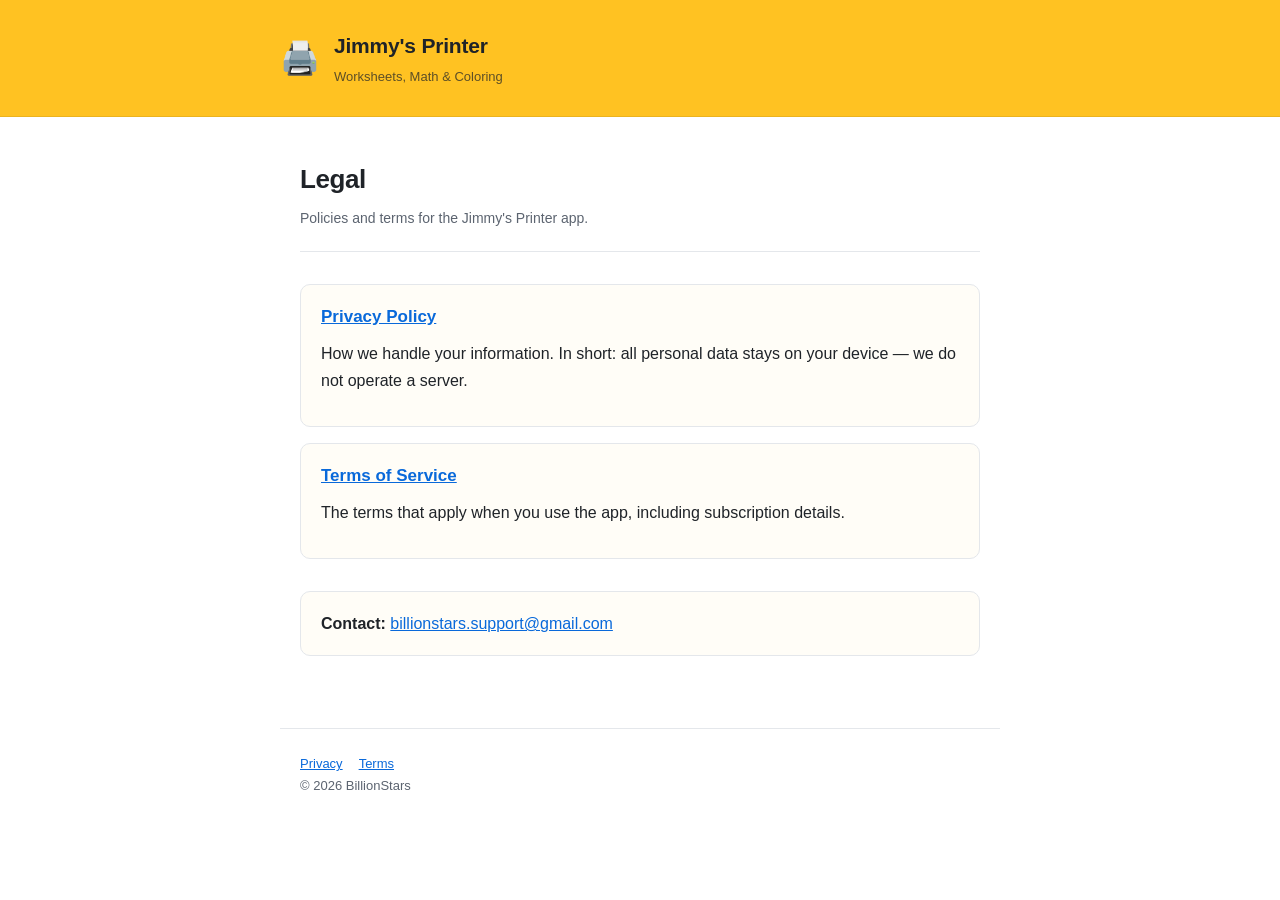
<file: index.html>
<!doctype html>
<html lang="en">
<head>
<meta charset="utf-8">
<meta name="viewport" content="width=device-width, initial-scale=1">
<title>Jimmy's Printer — Legal</title>
<link rel="stylesheet" href="style.css">
</head>
<body>
<header><div class="wrap">
  <div class="logo">🖨️</div>
  <div><h1>Jimmy's Printer</h1><p>Worksheets, Math &amp; Coloring</p></div>
</div></header>
<main>
  <h2>Legal</h2>
  <p class="updated">Policies and terms for the Jimmy's Printer app.</p>
  <div class="card">
    <h3><a href="privacy.html">Privacy Policy</a></h3>
    <p>How we handle your information. In short: all personal data stays on your device — we do not operate a server.</p>
  </div>
  <div class="card">
    <h3><a href="terms.html">Terms of Service</a></h3>
    <p>The terms that apply when you use the app, including subscription details.</p>
  </div>
  <div class="contact">
    <p><strong>Contact:</strong> <a href="mailto:billionstars.support@gmail.com">billionstars.support@gmail.com</a></p>
  </div>
</main>
<footer>
  <a href="privacy.html">Privacy</a><a href="terms.html">Terms</a>
  <p>© 2026 BillionStars</p>
</footer>
</body>
</html>
</file>
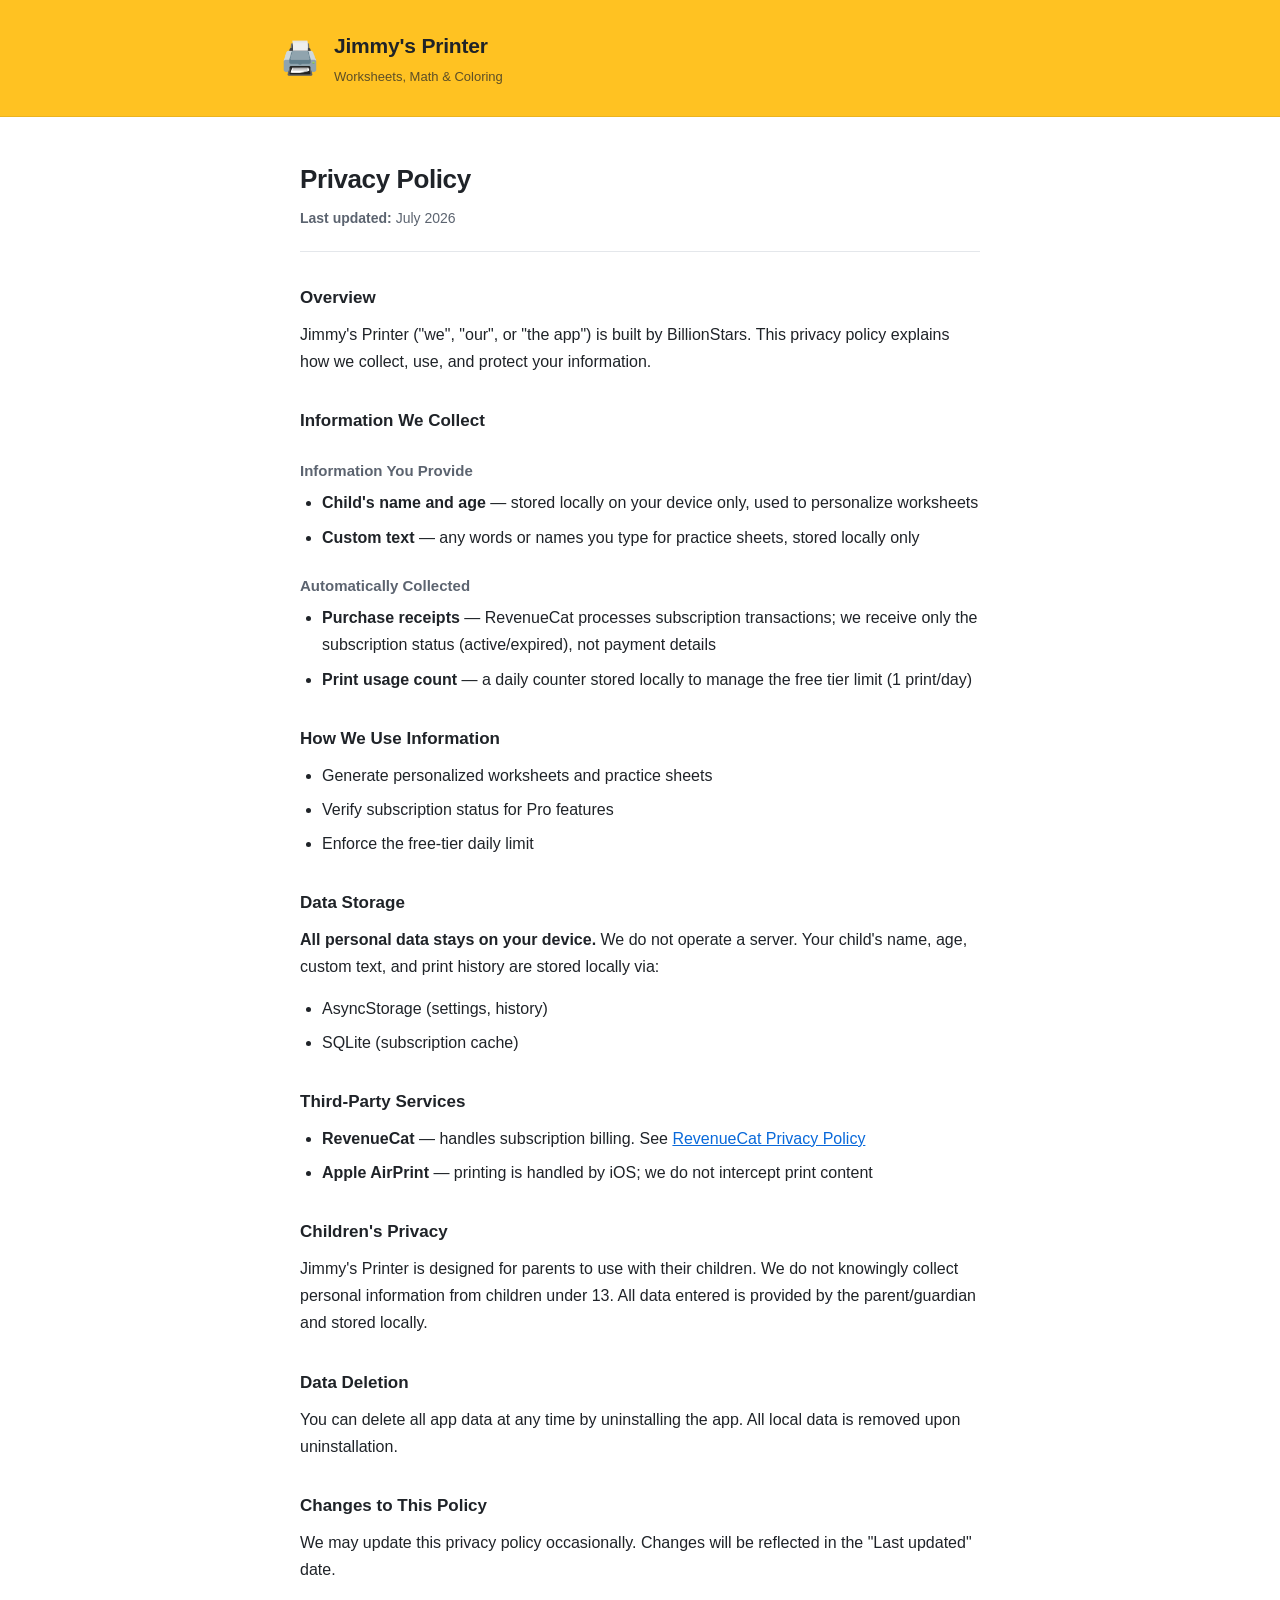
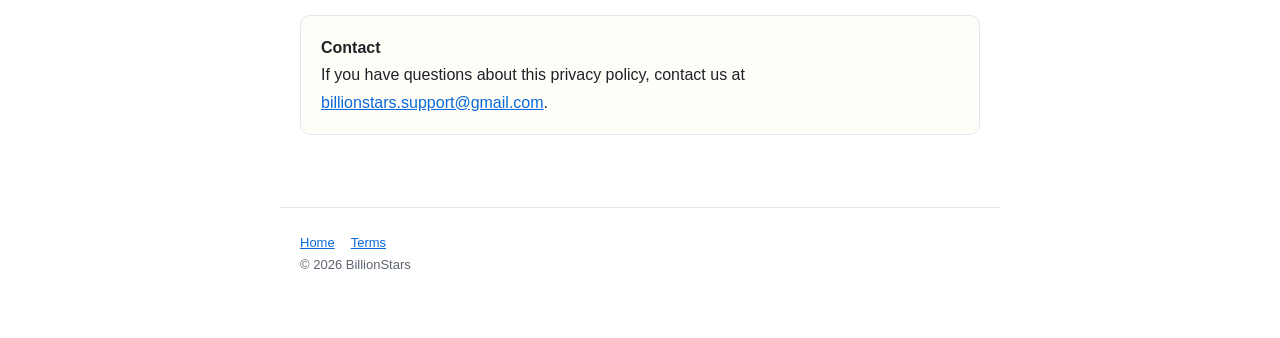
<file: privacy.html>
<!doctype html>
<html lang="en">
<head>
<meta charset="utf-8">
<meta name="viewport" content="width=device-width, initial-scale=1">
<title>Privacy Policy — Jimmy's Printer</title>
<link rel="stylesheet" href="style.css">
</head>
<body>
<header><div class="wrap">
  <div class="logo">🖨️</div>
  <div><h1><a href="index.html">Jimmy's Printer</a></h1><p>Worksheets, Math &amp; Coloring</p></div>
</div></header>
<main>
  <h2>Privacy Policy</h2>
  <p class="updated"><strong>Last updated:</strong> July 2026</p>

  <h3>Overview</h3>
  <p>Jimmy's Printer ("we", "our", or "the app") is built by BillionStars. This privacy policy explains how we collect, use, and protect your information.</p>

  <h3>Information We Collect</h3>
  <h4>Information You Provide</h4>
  <ul>
    <li><strong>Child's name and age</strong> — stored locally on your device only, used to personalize worksheets</li>
    <li><strong>Custom text</strong> — any words or names you type for practice sheets, stored locally only</li>
  </ul>
  <h4>Automatically Collected</h4>
  <ul>
    <li><strong>Purchase receipts</strong> — RevenueCat processes subscription transactions; we receive only the subscription status (active/expired), not payment details</li>
    <li><strong>Print usage count</strong> — a daily counter stored locally to manage the free tier limit (1 print/day)</li>
  </ul>

  <h3>How We Use Information</h3>
  <ul>
    <li>Generate personalized worksheets and practice sheets</li>
    <li>Verify subscription status for Pro features</li>
    <li>Enforce the free-tier daily limit</li>
  </ul>

  <h3>Data Storage</h3>
  <p><strong>All personal data stays on your device.</strong> We do not operate a server. Your child's name, age, custom text, and print history are stored locally via:</p>
  <ul>
    <li>AsyncStorage (settings, history)</li>
    <li>SQLite (subscription cache)</li>
  </ul>

  <h3>Third-Party Services</h3>
  <ul>
    <li><strong>RevenueCat</strong> — handles subscription billing. See <a href="https://www.revenuecat.com/privacy/" rel="noopener">RevenueCat Privacy Policy</a></li>
    <li><strong>Apple AirPrint</strong> — printing is handled by iOS; we do not intercept print content</li>
  </ul>

  <h3>Children's Privacy</h3>
  <p>Jimmy's Printer is designed for parents to use with their children. We do not knowingly collect personal information from children under 13. All data entered is provided by the parent/guardian and stored locally.</p>

  <h3>Data Deletion</h3>
  <p>You can delete all app data at any time by uninstalling the app. All local data is removed upon uninstallation.</p>

  <h3>Changes to This Policy</h3>
  <p>We may update this privacy policy occasionally. Changes will be reflected in the "Last updated" date.</p>

  <div class="contact">
    <p><strong>Contact</strong><br>If you have questions about this privacy policy, contact us at <a href="mailto:billionstars.support@gmail.com">billionstars.support@gmail.com</a>.</p>
  </div>
</main>
<footer>
  <a href="index.html">Home</a><a href="terms.html">Terms</a>
  <p>© 2026 BillionStars</p>
</footer>
</body>
</html>
</file>
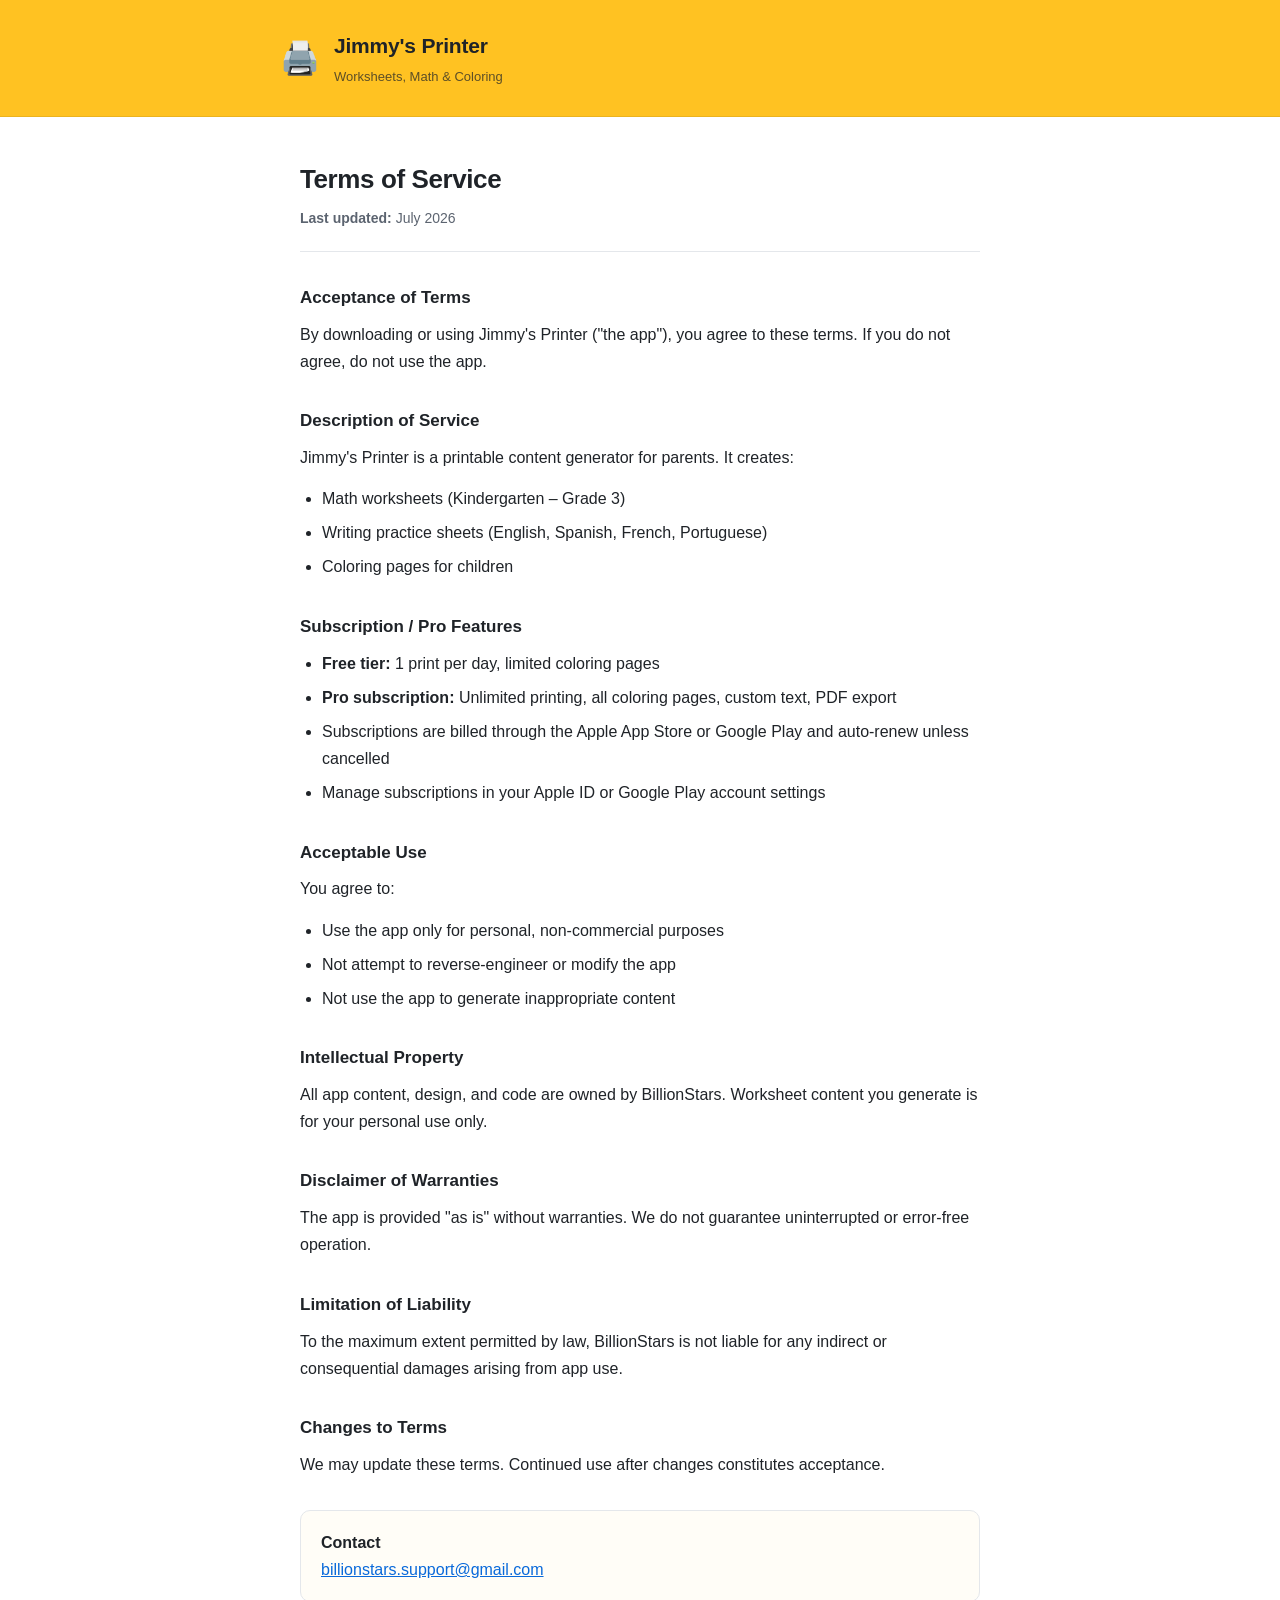
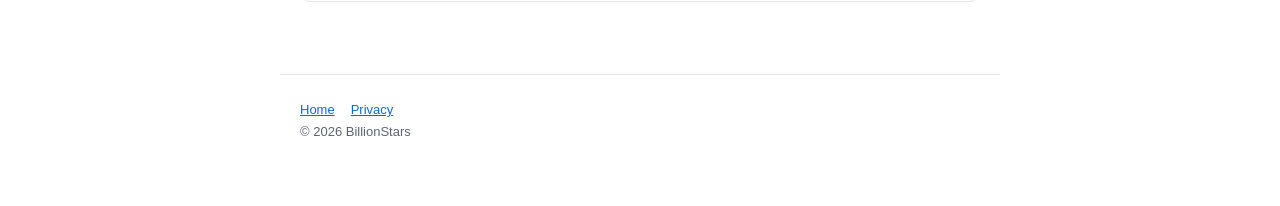
<file: terms.html>
<!doctype html>
<html lang="en">
<head>
<meta charset="utf-8">
<meta name="viewport" content="width=device-width, initial-scale=1">
<title>Terms of Service — Jimmy's Printer</title>
<link rel="stylesheet" href="style.css">
</head>
<body>
<header><div class="wrap">
  <div class="logo">🖨️</div>
  <div><h1><a href="index.html">Jimmy's Printer</a></h1><p>Worksheets, Math &amp; Coloring</p></div>
</div></header>
<main>
  <h2>Terms of Service</h2>
  <p class="updated"><strong>Last updated:</strong> July 2026</p>

  <h3>Acceptance of Terms</h3>
  <p>By downloading or using Jimmy's Printer ("the app"), you agree to these terms. If you do not agree, do not use the app.</p>

  <h3>Description of Service</h3>
  <p>Jimmy's Printer is a printable content generator for parents. It creates:</p>
  <ul>
    <li>Math worksheets (Kindergarten – Grade 3)</li>
    <li>Writing practice sheets (English, Spanish, French, Portuguese)</li>
    <li>Coloring pages for children</li>
  </ul>

  <h3>Subscription / Pro Features</h3>
  <ul>
    <li><strong>Free tier:</strong> 1 print per day, limited coloring pages</li>
    <li><strong>Pro subscription:</strong> Unlimited printing, all coloring pages, custom text, PDF export</li>
    <li>Subscriptions are billed through the Apple App Store or Google Play and auto-renew unless cancelled</li>
    <li>Manage subscriptions in your Apple ID or Google Play account settings</li>
  </ul>

  <h3>Acceptable Use</h3>
  <p>You agree to:</p>
  <ul>
    <li>Use the app only for personal, non-commercial purposes</li>
    <li>Not attempt to reverse-engineer or modify the app</li>
    <li>Not use the app to generate inappropriate content</li>
  </ul>

  <h3>Intellectual Property</h3>
  <p>All app content, design, and code are owned by BillionStars. Worksheet content you generate is for your personal use only.</p>

  <h3>Disclaimer of Warranties</h3>
  <p>The app is provided "as is" without warranties. We do not guarantee uninterrupted or error-free operation.</p>

  <h3>Limitation of Liability</h3>
  <p>To the maximum extent permitted by law, BillionStars is not liable for any indirect or consequential damages arising from app use.</p>

  <h3>Changes to Terms</h3>
  <p>We may update these terms. Continued use after changes constitutes acceptance.</p>

  <div class="contact">
    <p><strong>Contact</strong><br><a href="mailto:billionstars.support@gmail.com">billionstars.support@gmail.com</a></p>
  </div>
</main>
<footer>
  <a href="index.html">Home</a><a href="privacy.html">Privacy</a>
  <p>© 2026 BillionStars</p>
</footer>
</body>
</html>
</file>
<file: style.css>
:root {
  --brand: #FFC222;
  --ink: #1f2328;
  --muted: #5c6470;
  --line: #e4e7eb;
  --bg: #ffffff;
  --card: #fffdf7;
}
@media (prefers-color-scheme: dark) {
  :root { --ink:#e6edf3; --muted:#9aa5b1; --line:#2d333b; --bg:#0d1117; --card:#161b22; }
}
* { box-sizing: border-box; }
body {
  margin: 0; padding: 0;
  font: 16px/1.7 -apple-system, BlinkMacSystemFont, "Segoe UI", Roboto, "Helvetica Neue", Arial, sans-serif;
  color: var(--ink); background: var(--bg);
  -webkit-text-size-adjust: 100%;
}
header {
  background: var(--brand);
  padding: 28px 20px;
  border-bottom: 1px solid rgba(0,0,0,.08);
}
header .wrap { max-width: 720px; margin: 0 auto; display: flex; align-items: center; gap: 14px; }
header .logo { font-size: 32px; line-height: 1; }
header h1 { margin: 0; font-size: 21px; font-weight: 700; color: #1f2328; letter-spacing: -.2px; }
header p { margin: 2px 0 0; font-size: 13px; color: rgba(31,35,40,.72); }
header a { color: inherit; text-decoration: none; }
main { max-width: 720px; margin: 0 auto; padding: 40px 20px 72px; }
h2 { font-size: 26px; margin: 0 0 6px; letter-spacing: -.4px; }
h3 { font-size: 17px; margin: 32px 0 8px; }
h4 { font-size: 15px; margin: 22px 0 6px; color: var(--muted); }
.updated { color: var(--muted); font-size: 14px; margin: 0 0 32px; padding-bottom: 20px; border-bottom: 1px solid var(--line); }
p { margin: 0 0 14px; }
ul { margin: 0 0 16px; padding-left: 22px; }
li { margin-bottom: 7px; }
a { color: #0969da; }
@media (prefers-color-scheme: dark) { a { color: #58a6ff; } }
strong { font-weight: 650; }
.card { background: var(--card); border: 1px solid var(--line); border-radius: 10px; padding: 18px 20px; margin: 0 0 16px; }
.card h3 { margin-top: 0; }
.contact { background: var(--card); border: 1px solid var(--line); border-radius: 10px; padding: 18px 20px; margin-top: 32px; }
.contact p { margin: 0; }
footer { max-width: 720px; margin: 0 auto; padding: 0 20px 48px; color: var(--muted); font-size: 13px; border-top: 1px solid var(--line); padding-top: 24px; }
footer a { margin-right: 16px; }
</file>
